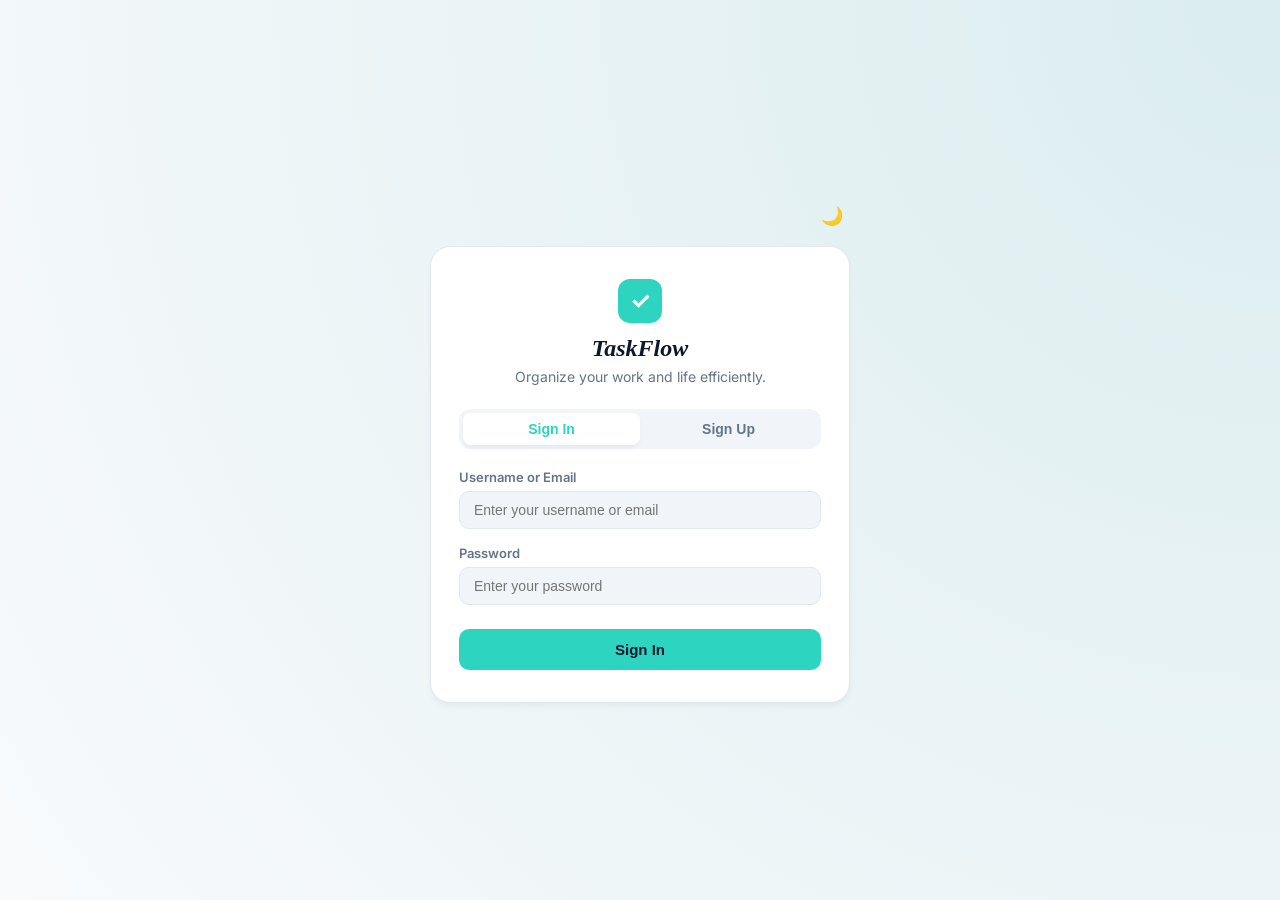
<file: login.html>
<!DOCTYPE html>
<html lang="en" data-theme="light">
<head>
    <meta charset="UTF-8">
    <meta name="viewport" content="width=device-width, initial-scale=1.0">
    <title>TaskFlow - Sign In / Sign Up</title>
    <!-- Favicon for Browser Tab -->
    <link rel="icon" type="image/svg+xml" href="static/favicon.svg">
    <link rel="shortcut icon" href="static/favicon.svg">
    <link rel="preconnect" href="https://fonts.googleapis.com">
    <link rel="preconnect" href="https://fonts.gstatic.com" crossorigin>
    <link href="https://fonts.googleapis.com/css2?family=Inter:wght@300;400;500;600;700&display=swap" rel="stylesheet">
    <link rel="stylesheet" href="static/style.css">
</head>
<body class="auth-body">
    <div class="auth-container">
        <!-- Top Compact Icon Theme Toggle Bar -->
        <div class="auth-header-bar">
            <button id="themeToggleBtn" class="theme-icon-btn" title="Toggle Theme">
                <span class="theme-icon">🌙</span>
            </button>
        </div>

        <div class="auth-card">
            <div class="auth-brand">
                <div class="brand-logo">✓</div>
                <h2>TaskFlow</h2>
                <p>Organize your work and life efficiently.</p>
            </div>

            <!-- Auth Tabs -->
            <div class="auth-tabs">
                <button id="tabLogin" class="auth-tab active">Sign In</button>
                <button id="tabRegister" class="auth-tab">Sign Up</button>
            </div>

            <!-- Alert Container -->
            <div id="authAlert" class="auth-alert" style="display: none;"></div>

            <!-- Login Form -->
            <form id="loginForm" class="auth-form">
                <div class="form-group">
                    <label for="loginUsername">Username or Email</label>
                    <input type="text" id="loginUsername" placeholder="Enter your username or email" required autocomplete="username">
                </div>
                <div class="form-group">
                    <label for="loginPassword">Password</label>
                    <input type="password" id="loginPassword" placeholder="Enter your password" required autocomplete="current-password">
                </div>
                <button type="submit" class="auth-submit-btn">Sign In</button>
            </form>

            <!-- Register Form -->
            <form id="registerForm" class="auth-form" style="display: none;">
                <div class="form-group">
                    <label for="regUsername">Username</label>
                    <input type="text" id="regUsername" placeholder="Choose a username" required autocomplete="username">
                </div>
                <div class="form-group">
                    <label for="regEmail">Email Address</label>
                    <input type="email" id="regEmail" placeholder="name@example.com" required autocomplete="email">
                </div>
                <div class="form-group">
                    <label for="regPassword">Password</label>
                    <input type="password" id="regPassword" placeholder="Create a strong password" required autocomplete="new-password">
                </div>
                <button type="submit" class="auth-submit-btn">Create Account</button>
            </form>
        </div>
    </div>

    <script>
        document.addEventListener('DOMContentLoaded', () => {
            const tabLogin = document.getElementById('tabLogin');
            const tabRegister = document.getElementById('tabRegister');
            const loginForm = document.getElementById('loginForm');
            const registerForm = document.getElementById('registerForm');
            const authAlert = document.getElementById('authAlert');
            const themeToggleBtn = document.getElementById('themeToggleBtn');

            // Theme Management
            const savedTheme = localStorage.getItem('theme') || 'light';
            document.documentElement.setAttribute('data-theme', savedTheme);
            updateThemeBtnIcon(savedTheme);

            themeToggleBtn.addEventListener('click', () => {
                const currentTheme = document.documentElement.getAttribute('data-theme');
                const newTheme = currentTheme === 'dark' ? 'light' : 'dark';
                document.documentElement.setAttribute('data-theme', newTheme);
                localStorage.setItem('theme', newTheme);
                updateThemeBtnIcon(newTheme);
            });

            function updateThemeBtnIcon(theme) {
                const themeIcon = themeToggleBtn.querySelector('.theme-icon');
                if (theme === 'dark') {
                    themeIcon.innerText = '☀️';
                    themeToggleBtn.title = 'Switch to Light Mode';
                } else {
                    themeIcon.innerText = '🌙';
                    themeToggleBtn.title = 'Switch to Dark Mode';
                }
            }

            function showAlert(msg, isError = true) {
                authAlert.style.display = 'block';
                authAlert.className = `auth-alert ${isError ? 'error' : 'success'}`;
                authAlert.innerText = msg;
            }

            function clearAlert() {
                authAlert.style.display = 'none';
                authAlert.innerText = '';
            }

            tabLogin.addEventListener('click', () => {
                tabLogin.classList.add('active');
                tabRegister.classList.remove('active');
                loginForm.style.display = 'block';
                registerForm.style.display = 'none';
                clearAlert();
            });

            tabRegister.addEventListener('click', () => {
                tabRegister.classList.add('active');
                tabLogin.classList.remove('active');
                registerForm.style.display = 'block';
                loginForm.style.display = 'none';
                clearAlert();
            });

            // Storage Helpers for Static Hosting (GitHub Pages)
            function getUsers() { return JSON.parse(localStorage.getItem('taskflow_users') || '[]'); }
            function saveUsers(u) { localStorage.setItem('taskflow_users', JSON.stringify(u)); }

            loginForm.addEventListener('submit', async (e) => {
                e.preventDefault();
                clearAlert();
                const username = document.getElementById('loginUsername').value;
                const password = document.getElementById('loginPassword').value;

                try {
                    const res = await fetch('/api/auth/login', {
                        method: 'POST',
                        headers: { 'Content-Type': 'application/json' },
                        body: JSON.stringify({ username, password })
                    });
                    if (res.ok) {
                        window.location.href = 'index.html';
                        return;
                    }
                } catch (err) {}

                // Fallback for static hosting on GitHub Pages
                const users = getUsers();
                const user = users.find(u => (u.username === username || u.email === username) && u.password === password);
                if (user) {
                    sessionStorage.setItem('taskflow_session', user.id);
                    window.location.href = 'index.html';
                } else {
                    showAlert('Invalid username or password.');
                }
            });

            registerForm.addEventListener('submit', async (e) => {
                e.preventDefault();
                clearAlert();
                const username = document.getElementById('regUsername').value;
                const email = document.getElementById('regEmail').value;
                const password = document.getElementById('regPassword').value;

                try {
                    const res = await fetch('/api/auth/register', {
                        method: 'POST',
                        headers: { 'Content-Type': 'application/json' },
                        body: JSON.stringify({ username, email, password })
                    });
                    if (res.ok) {
                        window.location.href = 'index.html';
                        return;
                    }
                } catch (err) {}

                // Fallback for static hosting on GitHub Pages
                const users = getUsers();
                if (users.some(u => u.username === username)) {
                    showAlert('Username already taken.');
                    return;
                }
                const newUser = { id: Date.now(), username, email, password, created_at: new Date().toLocaleDateString() };
                users.push(newUser);
                saveUsers(users);
                sessionStorage.setItem('taskflow_session', newUser.id);
                window.location.href = 'index.html';
            });
        });
    </script>
</body>
</html>
</file>
<file: static/style.css>
/* TaskFlow Theme Tokens */
:root {
    --bg-main: #f8fafc;
    --card-bg: #ffffff;
    --card-border: #e2e8f0;
    --text-primary: #0f172a;
    --text-secondary: #64748b;
    --text-muted: #94a3b8;
    --accent: #2dd4bf;
    --accent-hover: #14b8a6;
    --accent-text: #0f172a;
    --input-bg: #f1f5f9;
    --hover-bg: #f1f5f9;
    --low-color: #22c55e;
    --medium-color: #eab308;
    --high-color: #ef4444;
    --card-shadow: 0 4px 6px -1px rgba(0, 0, 0, 0.05);
    --drawer-shadow: -10px 0 30px rgba(0, 0, 0, 0.1);
}

[data-theme="dark"] {
    --bg-main: #161616;
    --card-bg: #222222;
    --card-border: #2e2e2e;
    --text-primary: #f3f4f6;
    --text-secondary: #9ca3af;
    --text-muted: #6b7280;
    --accent: #36a2a4;
    --accent-hover: #2ca5a7;
    --accent-text: #ffffff;
    --input-bg: #1a1a1a;
    --hover-bg: #2c2c2c;
    --low-color: #4ade80;
    --medium-color: #facc15;
    --high-color: #f87171;
    --card-shadow: 0 4px 12px rgba(0, 0, 0, 0.4);
    --drawer-shadow: -10px 0 30px rgba(0, 0, 0, 0.6);
}

* {
    box-sizing: border-box;
    transition: background-color 0.2s ease, color 0.2s ease, border-color 0.2s ease;
}

body {
    font-family: 'Inter', system-ui, -apple-system, sans-serif;
    margin: 0;
    background-color: var(--bg-main);
    color: var(--text-primary);
    -webkit-font-smoothing: antialiased;
}

/* Authentication Page Styles */
.auth-body {
    min-height: 100vh;
    display: flex;
    align-items: center;
    justify-content: center;
    background: radial-gradient(circle at top right, rgba(54, 162, 164, 0.15), transparent), var(--bg-main);
    padding: 20px;
}

.auth-container {
    width: 100%;
    max-width: 420px;
}

.auth-header-bar {
    display: flex;
    justify-content: flex-end;
    margin-bottom: 12px;
}

.auth-card {
    background: var(--card-bg);
    border: 1px solid var(--card-border);
    border-radius: 20px;
    padding: 32px 28px;
    box-shadow: var(--card-shadow);
}

.auth-brand {
    text-align: center;
    margin-bottom: 24px;
}

.auth-brand .brand-logo {
    width: 44px;
    height: 44px;
    background: var(--accent);
    color: #ffffff;
    border-radius: 12px;
    display: flex;
    align-items: center;
    justify-content: center;
    font-weight: bold;
    font-size: 24px;
    margin: 0 auto 12px auto;
}

.auth-brand h2 {
    margin: 0;
    font-size: 24px;
    font-weight: 700;
    font-family: 'Playfair Display', Georgia, serif;
    font-style: italic;
}

.auth-brand p {
    margin: 6px 0 0 0;
    font-size: 14px;
    color: var(--text-secondary);
}

.auth-tabs {
    display: flex;
    background: var(--input-bg);
    border-radius: 12px;
    padding: 4px;
    margin-bottom: 20px;
}

.auth-tab {
    flex: 1;
    padding: 8px;
    border: none;
    background: transparent;
    border-radius: 8px;
    font-weight: 600;
    font-size: 14px;
    color: var(--text-secondary);
    cursor: pointer;
}

.auth-tab.active {
    background: var(--card-bg);
    color: var(--accent);
    box-shadow: var(--card-shadow);
}

.auth-alert {
    padding: 10px 14px;
    border-radius: 10px;
    font-size: 13px;
    font-weight: 500;
    margin-bottom: 16px;
}

.auth-alert.error {
    background: rgba(239, 68, 68, 0.15);
    color: var(--high-color);
    border: 1px solid rgba(239, 68, 68, 0.3);
}

.auth-alert.success {
    background: rgba(34, 197, 94, 0.15);
    color: var(--low-color);
    border: 1px solid rgba(34, 197, 94, 0.3);
}

.form-group {
    display: flex;
    flex-direction: column;
    gap: 6px;
    margin-bottom: 16px;
}

.form-group label {
    font-size: 13px;
    font-weight: 600;
    color: var(--text-secondary);
}

.form-group input {
    background: var(--input-bg);
    border: 1px solid var(--card-border);
    border-radius: 10px;
    padding: 10px 14px;
    font-size: 14px;
    color: var(--text-primary);
    outline: none;
}

.form-group input:focus {
    border-color: var(--accent);
}

.auth-submit-btn {
    width: 100%;
    background: var(--accent);
    color: var(--accent-text);
    border: none;
    border-radius: 10px;
    padding: 12px;
    font-weight: 600;
    font-size: 15px;
    cursor: pointer;
    margin-top: 8px;
}

.auth-submit-btn:hover {
    background: var(--accent-hover);
}

/* TaskFlow Main Dashboard Container */
.taskflow-app {
    max-width: 840px;
    margin: 0 auto;
    padding: 30px 20px;
}

/* Navbar Header */
.navbar {
    display: flex;
    justify-content: space-between;
    align-items: center;
    margin-bottom: 30px;
}

.brand {
    display: flex;
    align-items: center;
    gap: 12px;
}

.brand-logo-box {
    width: 38px;
    height: 38px;
    background: var(--accent);
    color: #ffffff;
    border-radius: 10px;
    display: flex;
    align-items: center;
    justify-content: center;
}

.brand-title {
    font-family: 'Playfair Display', Georgia, serif;
    font-style: italic;
    font-weight: 600;
    font-size: 28px;
    color: var(--text-primary);
    letter-spacing: 0.02em;
}

.header-right {
    display: flex;
    align-items: center;
    gap: 18px;
}

.user-greeting {
    font-size: 14px;
    color: var(--text-secondary);
}

.user-greeting strong {
    color: var(--text-primary);
    font-weight: 600;
}

.account-menu-wrapper {
    position: relative;
}

.account-btn {
    background: transparent;
    border: none;
    color: var(--text-secondary);
    font-size: 14px;
    font-weight: 500;
    cursor: pointer;
    display: flex;
    align-items: center;
    gap: 4px;
}

.account-btn:hover {
    color: var(--text-primary);
}

.account-dropdown {
    display: none;
    position: absolute;
    top: calc(100% + 8px);
    right: 0;
    width: 220px;
    background: var(--card-bg);
    border: 1px solid var(--card-border);
    border-radius: 14px;
    padding: 8px;
    box-shadow: var(--card-shadow);
    z-index: 50;
}

.account-dropdown.active {
    display: block;
}

.dropdown-header {
    padding: 8px 10px;
}

.dropdown-username {
    font-weight: 700;
    font-size: 14px;
    color: var(--text-primary);
}

.dropdown-useremail {
    font-size: 12px;
    color: var(--text-muted);
}

.dropdown-divider {
    height: 1px;
    background: var(--card-border);
    margin: 6px 0;
}

.dropdown-item {
    width: 100%;
    padding: 8px 10px;
    border: none;
    background: transparent;
    border-radius: 8px;
    font-size: 13px;
    font-weight: 500;
    color: var(--text-primary);
    display: flex;
    align-items: center;
    gap: 8px;
    cursor: pointer;
    text-align: left;
}

.dropdown-item:hover {
    background: var(--hover-bg);
}

.dropdown-item.danger {
    color: var(--high-color);
}

.dropdown-item.danger:hover {
    background: rgba(239, 68, 68, 0.12);
}

.theme-icon-btn {
    width: 36px;
    height: 36px;
    border-radius: 50%;
    background: transparent;
    border: none;
    color: var(--text-secondary);
    font-size: 18px;
    display: flex;
    align-items: center;
    justify-content: center;
    cursor: pointer;
}

.theme-icon-btn:hover {
    color: var(--text-primary);
    background: var(--hover-bg);
}

/* Stat Cards (3 Column Grid) */
.stats-grid {
    display: grid;
    grid-template-columns: repeat(3, 1fr);
    gap: 16px;
    margin-bottom: 24px;
}

.stat-card {
    background: var(--card-bg);
    border: 1px solid var(--card-border);
    border-radius: 16px;
    padding: 20px 24px;
    box-shadow: var(--card-shadow);
}

.stat-value {
    font-size: 38px;
    font-weight: 800;
    color: var(--text-primary);
    line-height: 1;
}

.stat-label {
    font-size: 12px;
    font-weight: 700;
    color: var(--text-muted);
    letter-spacing: 0.08em;
    margin-top: 8px;
}

/* Progress Track */
.progress-section {
    margin-bottom: 30px;
}

.progress-header {
    display: flex;
    justify-content: space-between;
    font-size: 14px;
    color: var(--text-secondary);
    margin-bottom: 8px;
    font-weight: 500;
}

.progress-percent {
    color: var(--accent);
    font-weight: 700;
}

.progress-track {
    width: 100%;
    height: 6px;
    background: var(--card-border);
    border-radius: 3px;
    overflow: hidden;
}

.progress-fill {
    height: 100%;
    background: var(--accent);
    width: 0%;
    transition: width 0.4s ease;
}

/* Add Task Box */
.add-task-card {
    background: var(--card-bg);
    border: 1px solid var(--card-border);
    border-radius: 18px;
    padding: 20px;
    margin-bottom: 24px;
    box-shadow: var(--card-shadow);
    display: flex;
    flex-direction: column;
    gap: 16px;
}

.add-task-top {
    display: flex;
    gap: 12px;
}

#taskContentInput {
    flex: 1;
    background: var(--input-bg);
    border: 1px solid var(--card-border);
    border-radius: 12px;
    padding: 12px 18px;
    font-size: 15px;
    color: var(--text-primary);
    outline: none;
}

#taskContentInput:focus {
    border-color: var(--accent);
}

.add-task-submit-btn {
    background: var(--accent);
    color: var(--accent-text);
    border: none;
    border-radius: 12px;
    padding: 12px 24px;
    font-weight: 700;
    font-size: 15px;
    cursor: pointer;
}

.add-task-submit-btn:hover {
    background: var(--accent-hover);
}

.add-task-bottom {
    display: flex;
    justify-content: space-between;
    align-items: center;
    flex-wrap: wrap;
    gap: 16px;
}

.priority-selector, .due-selector {
    display: flex;
    align-items: center;
    gap: 8px;
    font-size: 13px;
    color: var(--text-secondary);
}

.selector-label {
    font-weight: 500;
}

.priority-pill {
    background: transparent;
    border-radius: 20px;
    padding: 4px 14px;
    font-size: 13px;
    font-weight: 600;
    cursor: pointer;
    border: 1px solid transparent;
}

.priority-pill.low { border-color: var(--low-color); color: var(--low-color); }
.priority-pill.medium { border-color: var(--medium-color); color: var(--medium-color); }
.priority-pill.high { border-color: var(--high-color); color: var(--high-color); }

.priority-pill.active.low { background: rgba(74, 222, 128, 0.15); }
.priority-pill.active.medium { background: rgba(250, 204, 21, 0.15); }
.priority-pill.active.high { background: rgba(248, 113, 113, 0.15); }

.due-date-input {
    background: var(--input-bg);
    border: 1px solid var(--card-border);
    color: var(--text-primary);
    border-radius: 8px;
    padding: 4px 10px;
    font-size: 13px;
    outline: none;
}

/* Controls Row (Filter Pills & Sort) */
.controls-row {
    display: flex;
    justify-content: space-between;
    align-items: center;
    margin-bottom: 24px;
    flex-wrap: wrap;
    gap: 12px;
}

.filter-pills {
    display: flex;
    gap: 8px;
}

.filter-pill {
    background: transparent;
    border: 1px solid var(--card-border);
    color: var(--text-secondary);
    border-radius: 20px;
    padding: 6px 16px;
    font-size: 13.5px;
    font-weight: 600;
    cursor: pointer;
}

.filter-pill:hover {
    border-color: var(--accent);
    color: var(--text-primary);
}

.filter-pill.active {
    background: var(--accent);
    color: var(--accent-text);
    border-color: var(--accent);
}

.sort-select {
    background: var(--card-bg);
    border: 1px solid var(--card-border);
    color: var(--text-primary);
    border-radius: 10px;
    padding: 6px 14px;
    font-size: 13.5px;
    outline: none;
    cursor: pointer;
}

/* Task List */
.task-list {
    list-style: none;
    padding: 0;
    margin: 0;
    display: flex;
    flex-direction: column;
    gap: 10px;
}

.task-card {
    background: var(--card-bg);
    border: 1px solid var(--card-border);
    border-radius: 14px;
    padding: 14px 18px;
    display: flex;
    align-items: center;
    gap: 14px;
    box-shadow: var(--card-shadow);
    cursor: pointer;
}

.task-card:hover {
    border-color: var(--accent);
}

.task-card.is-completed {
    opacity: 0.6;
}

.checkbox-container {
    width: 22px;
    height: 22px;
    border: 2px solid var(--text-muted);
    border-radius: 50%;
    display: flex;
    align-items: center;
    justify-content: center;
    cursor: pointer;
    flex-shrink: 0;
}

.task-card.is-completed .checkbox-container {
    background: var(--accent);
    border-color: var(--accent);
    color: var(--accent-text);
}

.checkbox-check {
    font-size: 12px;
    display: none;
}

.task-card.is-completed .checkbox-check {
    display: block;
}

.task-body {
    flex: 1;
    display: flex;
    flex-direction: column;
    gap: 4px;
}

.task-text {
    font-size: 15px;
    font-weight: 500;
    color: var(--text-primary);
}

.task-card.is-completed .task-text {
    text-decoration: line-through;
    color: var(--text-muted);
}

.task-meta-pills {
    display: flex;
    align-items: center;
    gap: 8px;
    font-size: 12px;
}

.pill-priority {
    padding: 2px 8px;
    border-radius: 10px;
    font-size: 11px;
    font-weight: 700;
    text-transform: capitalize;
}

.pill-priority.high { background: rgba(248, 113, 113, 0.15); color: var(--high-color); }
.pill-priority.medium { background: rgba(250, 204, 21, 0.15); color: var(--medium-color); }
.pill-priority.low { background: rgba(74, 222, 128, 0.15); color: var(--low-color); }

.pill-due {
    color: var(--medium-color);
    font-weight: 500;
}

.pill-subtasks {
    color: var(--text-secondary);
}

.task-star-btn {
    background: transparent;
    border: none;
    font-size: 18px;
    color: var(--text-muted);
    cursor: pointer;
    padding: 4px;
}

.task-star-btn.active {
    color: var(--medium-color);
}

/* Empty State */
.empty-state {
    text-align: center;
    padding: 70px 20px;
    color: var(--text-muted);
}

.empty-icon-box {
    margin-bottom: 12px;
    color: var(--text-muted);
}

.empty-state h3 {
    font-size: 20px;
    font-weight: 700;
    margin: 0 0 6px 0;
    color: var(--text-primary);
}

.empty-state p {
    font-size: 14px;
    margin: 0;
    color: var(--text-secondary);
}

/* Slide-Over Task Detail Drawer */
.drawer-overlay {
    position: fixed;
    top: 0;
    left: 0;
    width: 100vw;
    height: 100vh;
    background: rgba(0, 0, 0, 0.4);
    opacity: 0;
    pointer-events: none;
    transition: opacity 0.3s ease;
    z-index: 100;
}

.drawer-overlay.active {
    opacity: 1;
    pointer-events: auto;
}

.task-drawer {
    position: fixed;
    top: 0;
    right: -400px;
    width: 400px;
    height: 100vh;
    background: var(--card-bg);
    box-shadow: var(--drawer-shadow);
    z-index: 101;
    display: flex;
    flex-direction: column;
    transition: right 0.3s cubic-bezier(0.16, 1, 0.3, 1);
    border-left: 1px solid var(--card-border);
}

.task-drawer.active {
    right: 0;
}

@media (max-width: 500px) {
    .task-drawer { width: 100vw; right: -100vw; }
    .taskflow-app { padding: 16px; }
    .stats-grid { grid-template-columns: 1fr; }
}

.drawer-header {
    display: flex;
    justify-content: space-between;
    align-items: center;
    padding: 16px 20px;
    border-bottom: 1px solid var(--card-border);
}

.close-btn {
    background: transparent;
    border: none;
    font-size: 18px;
    color: var(--text-secondary);
    cursor: pointer;
}

.star-btn {
    background: transparent;
    border: none;
    font-size: 22px;
    color: var(--text-muted);
    cursor: pointer;
}

.star-btn.active {
    color: var(--medium-color);
}

.drawer-body {
    padding: 20px;
    flex: 1;
    overflow-y: auto;
    display: flex;
    flex-direction: column;
    gap: 20px;
}

.drawer-title-input {
    width: 100%;
    font-size: 20px;
    font-weight: 700;
    border: none;
    outline: none;
    background: transparent;
    color: var(--text-primary);
    border-bottom: 2px solid transparent;
}

.drawer-title-input:focus {
    border-bottom-color: var(--accent);
}

.section-label {
    font-size: 12px;
    font-weight: 700;
    color: var(--text-muted);
    text-transform: uppercase;
    letter-spacing: 0.05em;
    display: block;
    margin-bottom: 8px;
}

.subtask-progress-bar {
    width: 100%;
    height: 6px;
    background: var(--input-bg);
    border-radius: 3px;
    overflow: hidden;
    margin-bottom: 12px;
}

.subtask-list {
    display: flex;
    flex-direction: column;
    gap: 8px;
    margin-bottom: 10px;
}

.subtask-item {
    display: flex;
    align-items: center;
    gap: 10px;
    padding: 6px 0;
    border-bottom: 1px dashed var(--card-border);
}

.subtask-checkbox {
    width: 18px;
    height: 18px;
    border: 2px solid var(--text-muted);
    border-radius: 4px;
    display: flex;
    align-items: center;
    justify-content: center;
    cursor: pointer;
    flex-shrink: 0;
}

.subtask-item.is-completed .subtask-checkbox {
    background: var(--accent);
    border-color: var(--accent);
    color: var(--accent-text);
}

.subtask-text {
    flex: 1;
    font-size: 14px;
    color: var(--text-primary);
}

.subtask-item.is-completed .subtask-text {
    text-decoration: line-through;
    color: var(--text-muted);
}

.subtask-delete-btn {
    background: transparent;
    border: none;
    color: var(--text-muted);
    cursor: pointer;
    font-size: 14px;
}

.add-subtask-form {
    display: flex;
    align-items: center;
    gap: 8px;
}

.plus-icon-sm {
    color: var(--accent);
    font-weight: 600;
}

#subtaskInput {
    border: none;
    outline: none;
    background: transparent;
    font-size: 14px;
    color: var(--text-primary);
    width: 100%;
}

.drawer-select, .drawer-date-input, .drawer-textarea {
    width: 100%;
    background: var(--input-bg);
    border: 1px solid var(--card-border);
    border-radius: 10px;
    padding: 10px 14px;
    color: var(--text-primary);
    font-size: 14px;
    outline: none;
}

.drawer-textarea {
    min-height: 100px;
    resize: vertical;
    font-family: inherit;
}

.drawer-footer {
    padding: 16px 20px;
    border-top: 1px solid var(--card-border);
    display: flex;
    align-items: center;
    justify-content: space-between;
}

.created-date {
    font-size: 12px;
    color: var(--text-muted);
}

.drawer-delete-btn {
    background: transparent;
    border: 1px solid var(--high-color);
    color: var(--high-color);
    padding: 6px 12px;
    border-radius: 8px;
    cursor: pointer;
    font-size: 13px;
    font-weight: 600;
}

.drawer-delete-btn:hover {
    background: var(--high-color);
    color: #ffffff;
}

/* Modal Overlay & Container */
.modal-overlay {
    position: fixed;
    top: 0;
    left: 0;
    width: 100vw;
    height: 100vh;
    background: rgba(0, 0, 0, 0.4);
    opacity: 0;
    pointer-events: none;
    transition: opacity 0.3s ease;
    z-index: 200;
}

.modal-overlay.active {
    opacity: 1;
    pointer-events: auto;
}

.modal-container {
    position: fixed;
    top: 50%;
    left: 50%;
    transform: translate(-50%, -48%) scale(0.95);
    width: 90%;
    max-width: 480px;
    background: var(--card-bg);
    border: 1px solid var(--card-border);
    border-radius: 20px;
    box-shadow: 0 20px 50px rgba(0, 0, 0, 0.3);
    z-index: 201;
    opacity: 0;
    pointer-events: none;
    transition: transform 0.3s cubic-bezier(0.16, 1, 0.3, 1), opacity 0.3s ease;
    overflow: hidden;
}

.modal-container.active {
    opacity: 1;
    pointer-events: auto;
    transform: translate(-50%, -50%) scale(1);
}

.modal-header {
    display: flex;
    justify-content: space-between;
    align-items: center;
    padding: 20px 24px;
    border-bottom: 1px solid var(--card-border);
}

.modal-header h3 {
    margin: 0;
    font-size: 18px;
    font-weight: 700;
}

.modal-close-btn {
    background: transparent;
    border: none;
    font-size: 18px;
    color: var(--text-muted);
    cursor: pointer;
}

.modal-body {
    padding: 24px;
    max-height: 75vh;
    overflow-y: auto;
    display: flex;
    flex-direction: column;
    gap: 24px;
}

.modal-section-title {
    margin: 0 0 12px 0;
    font-size: 14px;
    font-weight: 700;
    color: var(--text-primary);
}

.modal-section-title.danger {
    color: var(--high-color);
}

.info-row {
    display: flex;
    justify-content: space-between;
    font-size: 13px;
    padding: 6px 0;
    border-bottom: 1px dashed var(--card-border);
}

.info-label {
    color: var(--text-muted);
    font-weight: 500;
}

.info-value {
    color: var(--text-primary);
    font-weight: 600;
}

.modal-btn {
    padding: 10px 16px;
    border-radius: 10px;
    border: none;
    font-weight: 600;
    font-size: 14px;
    cursor: pointer;
    width: 100%;
}

.modal-btn.primary {
    background: var(--accent);
    color: var(--accent-text);
}

.modal-btn.primary:hover {
    background: var(--accent-hover);
}

.danger-zone {
    background: rgba(239, 68, 68, 0.05);
    border: 1px solid rgba(239, 68, 68, 0.2);
    border-radius: 12px;
    padding: 16px;
}

.danger-desc {
    font-size: 12px;
    color: var(--text-secondary);
    margin: 0 0 14px 0;
    line-height: 1.4;
}

.modal-btn.danger {
    background: var(--high-color);
    color: #ffffff;
}

.modal-btn.danger:hover {
    background: #dc2626;
}
</file>
